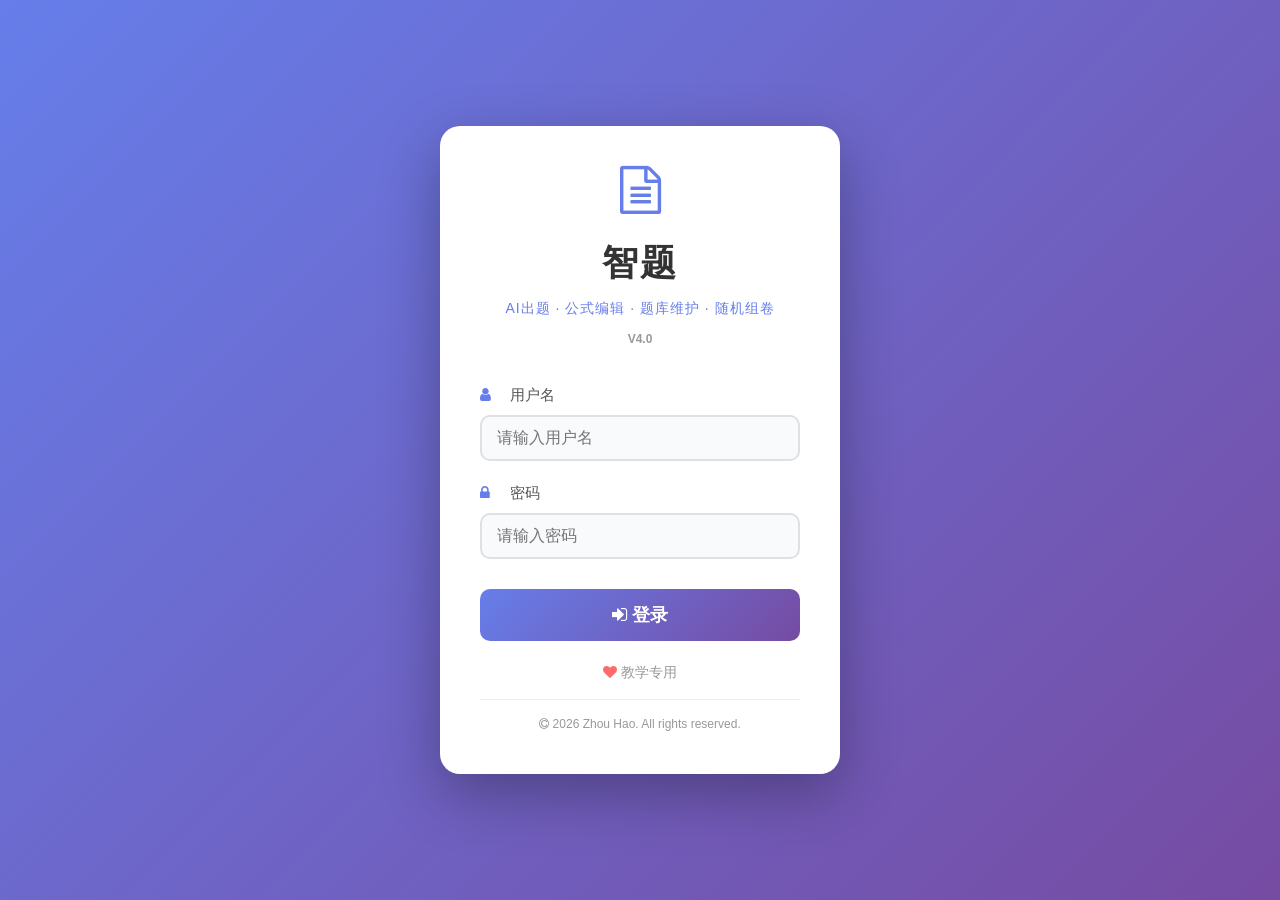
<file: frontend/login.html>
<!DOCTYPE html>
<html lang="zh-CN">
<head>
    <meta charset="UTF-8">
    <meta name="viewport" content="width=device-width, initial-scale=1.0">
    <title>智题 - 登录</title>
    <link rel="stylesheet" href="css/style.css">
    <link rel="stylesheet" href="https://cdn.jsdelivr.net/npm/font-awesome@4.7.0/css/font-awesome.min.css">
    <style>
        body {
            background: linear-gradient(135deg, #667eea 0%, #764ba2 100%);
            height: 100vh;
            display: flex;
            align-items: center;
            justify-content: center;
            margin: 0;
            font-family: 'Segoe UI', Tahoma, Geneva, Verdana, sans-serif;
        }
        
        .login-container {
            background: white;
            border-radius: 20px;
            box-shadow: 0 20px 60px rgba(0, 0, 0, 0.3);
            padding: 40px;
            width: 100%;
            max-width: 400px;
            animation: slideUp 0.5s ease;
        }
        
        @keyframes slideUp {
            from {
                opacity: 0;
                transform: translateY(30px);
            }
            to {
                opacity: 1;
                transform: translateY(0);
            }
        }
        
        .login-header {
            text-align: center;
            margin-bottom: 30px;
        }
        
        .login-header i {
            font-size: 48px;
            color: #667eea;
            margin-bottom: 10px;
        }
        
        .login-header h1 {
            font-size: 36px;
            color: #333;
            margin: 10px 0 5px;
            font-weight: 700;
            letter-spacing: 2px;
        }

        .login-header .subtitle {
            color: #667eea;
            font-size: 14px;
            font-weight: 500;
            margin-top: 5px;
            letter-spacing: 1px;
        }

        .login-header .version {
            color: #999;
            font-size: 12px;
            font-weight: 600;
            margin-top: 8px;
        }
        
        .form-group {
            margin-bottom: 20px;
        }
        
        .form-group label {
            display: block;
            margin-bottom: 8px;
            color: #555;
            font-weight: 500;
        }
        
        .form-group label i {
            margin-right: 8px;
            color: #667eea;
        }
        
        .form-control {
            width: 100%;
            padding: 12px 15px;
            border: 2px solid #e0e0e0;
            border-radius: 10px;
            font-size: 16px;
            transition: all 0.3s ease;
            box-sizing: border-box;
        }
        
        .form-control:focus {
            outline: none;
            border-color: #667eea;
            box-shadow: 0 0 0 3px rgba(102, 126, 234, 0.1);
        }
        
        .login-btn {
            width: 100%;
            padding: 14px;
            background: linear-gradient(135deg, #667eea 0%, #764ba2 100%);
            color: white;
            border: none;
            border-radius: 10px;
            font-size: 18px;
            font-weight: 600;
            cursor: pointer;
            transition: all 0.3s ease;
            margin-top: 10px;
        }
        
        .login-btn:hover {
            transform: translateY(-2px);
            box-shadow: 0 10px 20px rgba(102, 126, 234, 0.3);
        }
        
        .login-btn:active {
            transform: translateY(0);
        }
        
        .error-message {
            color: #e74c3c;
            font-size: 14px;
            margin-top: 10px;
            text-align: center;
            display: none;
        }
        
        .error-message.show {
            display: block;
            animation: shake 0.5s ease;
        }
        
        @keyframes shake {
            0%, 100% { transform: translateX(0); }
            25% { transform: translateX(-5px); }
            75% { transform: translateX(5px); }
        }
        
        .footer-text {
            text-align: center;
            margin-top: 20px;
            color: #999;
            font-size: 14px;
        }
        
        .footer-text i {
            color: #ff6b6b;
        }
        
        .info-text {
            text-align: center;
            margin-top: 15px;
            color: #999;
            font-size: 12px;
            border-top: 1px solid #eee;
            padding-top: 15px;
        }
        
        .info-text span {
            color: #667eea;
            font-weight: 600;
        }
    </style>
</head>
<body>
    <div class="login-container">
        <div class="login-header">
            <i class="fa fa-file-text-o"></i>
            <h1>智题</h1>
            <div class="subtitle">AI出题 · 公式编辑 · 题库维护 · 随机组卷</div>
            <div class="version">V4.0</div>
        </div>
        
        <div class="form-group">
            <label for="username"><i class="fa fa-user"></i> 用户名</label>
            <input type="text" id="username" class="form-control" placeholder="请输入用户名">
        </div>
        
        <div class="form-group">
            <label for="password"><i class="fa fa-lock"></i> 密码</label>
            <input type="password" id="password" class="form-control" placeholder="请输入密码">
        </div>
        
        <button id="login-btn" class="login-btn">
            <i class="fa fa-sign-in"></i> 登录
        </button>
        
        <div id="error-message" class="error-message">
            <i class="fa fa-exclamation-circle"></i> 用户名或密码错误
        </div>
                        
        <div class="footer-text">
            <i class="fa fa-heart"></i> 教学专用
        </div>
        <div class="info-text">
             <i class="fa fa-copyright"></i> 2026 Zhou Hao. All rights reserved.
        </div>
    </div>
    
    <script>
        document.getElementById('login-btn').addEventListener('click', async function() {
            const username = document.getElementById('username').value;
            const password = document.getElementById('password').value;
            
            try {
                const response = await fetch('/api/login', {
                    method: 'POST',
                    headers: {
                        'Content-Type': 'application/json'
                    },
                    body: JSON.stringify({ username, password }),
                    credentials: 'include'
                });
                
                const result = await response.json();
                
                if (result.success) {
                    // 保存用户信息
                    sessionStorage.setItem('username', result.username);
                    sessionStorage.setItem('role', result.role);
                    window.location.href = '/main';
                } else {
                    document.getElementById('error-message').classList.add('show');
                    setTimeout(() => {
                        document.getElementById('error-message').classList.remove('show');
                    }, 2000);
                }
            } catch (error) {
                console.error('登录失败:', error);
                document.getElementById('error-message').classList.add('show');
                setTimeout(() => {
                    document.getElementById('error-message').classList.remove('show');
                }, 2000);
            }
        });
        
        document.addEventListener('keypress', function(e) {
            if (e.key === 'Enter') {
                document.getElementById('login-btn').click();
            }
        });
    </script>
</body>
</html>
</file>
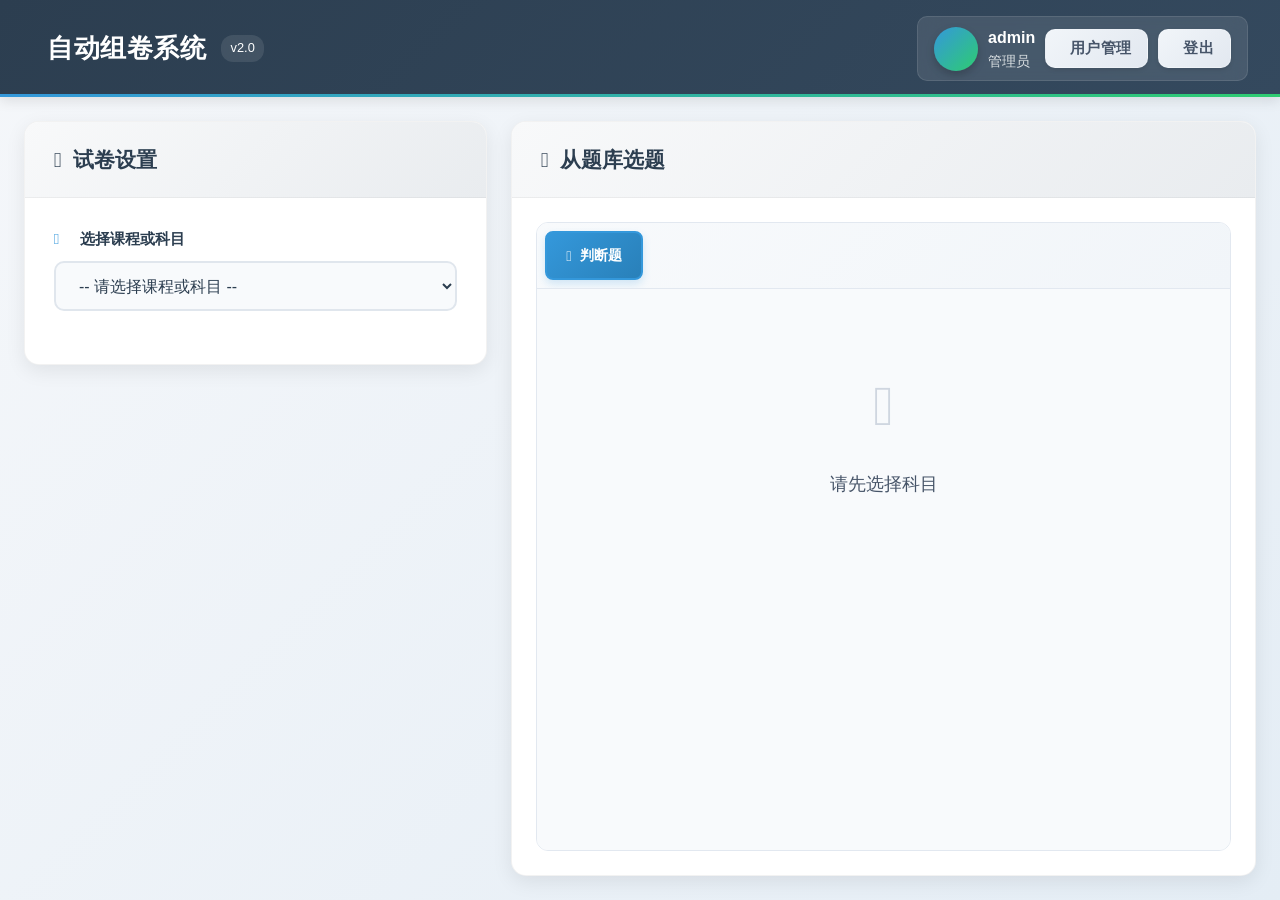
<file: frontend/test.html>
<!DOCTYPE html>
<html lang="zh-CN">
<head>
    <meta charset="UTF-8">
    <meta name="viewport" content="width=device-width, initial-scale=1.0">
    <title>测试页面</title>
    <link rel="stylesheet" href="css/style.css">
    <link rel="stylesheet" href="https://cdn.jsdelivr.net/npm/font-awesome@4.7.0/css/font-awesome.min.css">
</head>
<body>
    <div class="container">
        <header>
            <div class="logo">
                <i class="fas fa-file-alt"></i>
                <h1>自动组卷系统</h1>
                <span class="version">v2.0</span>
            </div>
            <div class="user-info">
                <div class="user-avatar">
                    <i class="fas fa-user-graduate"></i>
                </div>
                <div class="user-details">
                    <div class="user-name" id="header-username">admin</div>
                    <div class="user-role" id="header-role">管理员</div>
                </div>
                <button id="user-manage-btn" class="btn btn-secondary" title="用户管理">
                    <i class="fas fa-users-cog"></i> 用户管理
                </button>
                <button id="logout-btn-header" class="btn btn-secondary">
                    <i class="fas fa-sign-out-alt"></i> 登出
                </button>                                
            </div>
        </header>
        
        <div class="main-content">
            <!-- 左侧面板 -->
            <div class="left-panel">
                <!-- 试卷设置 -->
                <div class="card">
                    <div class="card-header">
                        <h2><i class="fas fa-cog"></i> 试卷设置</h2>
                    </div>
                    <div class="card-body">
                        <div class="form-group">
                            <label for="subject-select"><i class="fas fa-book"></i> 选择课程或科目</label>
                            <select id="subject-select" class="form-control">
                                <option value="">-- 请选择课程或科目 --</option>
                            </select>
                        </div>
                    </div>
                </div>
            </div>
            
            <!-- 右侧面板 -->
            <div class="right-panel">
                <div class="card full-height">
                    <div class="card-header">
                        <h2><i class="fas fa-book"></i> 从题库选题</h2>
                    </div>
                    <div class="card-body">
                        <div class="question-type-tabs">
                            <div class="tabs-header">
                                <div class="tabs-container">
                                    <button class="tab-btn active" data-type="判断题">
                                        <i class="fas fa-question-circle"></i>
                                        判断题
                                    </button>
                                </div>
                            </div>
                            <div class="tabs-content">
                                <div id="bank-tree" class="bank-tree">
                                    <div class="empty-state">
                                        <i class="fas fa-database"></i>
                                        <p>请先选择科目</p>
                                    </div>
                                </div>
                            </div>
                        </div>
                    </div>
                </div>
            </div>
        </div>
    </div>
    <script>
        console.log('测试页面加载成功');
    </script>
</body>
</html>
</file>
<file: frontend/css/style.css>
* {
    margin: 0;
    padding: 0;
    box-sizing: border-box;
}

body {
    font-family: 'Segoe UI', Tahoma, Geneva, Verdana, sans-serif;
    background: linear-gradient(135deg, #f5f7fa 0%, #e4edf5 100%);
    color: #333;
    line-height: 1.6;
    min-height: 100vh;
}

.container {
    display: flex;
    flex-direction: column;
    min-height: 100vh;
}

/* 头部样式 */
header {
    background: linear-gradient(135deg, #2c3e50 0%, #34495e 100%);
    color: white;
    padding: 1rem 2rem;
    display: flex;
    justify-content: space-between;
    align-items: center;
    box-shadow: 0 4px 12px rgba(0, 0, 0, 0.1);
    position: relative;
    z-index: 100;
}

header::after {
    content: '';
    position: absolute;
    bottom: 0;
    left: 0;
    right: 0;
    height: 3px;
    background: linear-gradient(90deg, #3498db, #2ecc71);
}

.logo {
    display: flex;
    align-items: center;
    gap: 15px;
}

.logo i {
    font-size: 2.2rem;
    color: #3498db;
    filter: drop-shadow(0 2px 4px rgba(0, 0, 0, 0.2));
}

.logo h1 {
    font-size: 1.6rem;
    font-weight: 700;
    letter-spacing: 0.5px;
}

.version {
    background: rgba(255, 255, 255, 0.1);
    padding: 0.2rem 0.6rem;
    border-radius: 12px;
    font-size: 0.8rem;
    font-weight: 500;
    backdrop-filter: blur(10px);
}

.user-info {
    display: flex;
    align-items: center;
    gap: 15px;
    background: rgba(255, 255, 255, 0.1);
    padding: 0.5rem 1rem;
    border-radius: 10px;
    backdrop-filter: blur(10px);
    border: 1px solid rgba(255, 255, 255, 0.1);
}

.user-avatar {
    width: 44px;
    height: 44px;
    background: linear-gradient(135deg, #3498db, #2ecc71);
    border-radius: 50%;
    display: flex;
    align-items: center;
    justify-content: center;
    font-size: 1.3rem;
    box-shadow: 0 4px 8px rgba(0, 0, 0, 0.2);
}

.user-details {
    display: flex;
    flex-direction: column;
}

.user-name {
    font-weight: 600;
    font-size: 1rem;
}

.user-role {
    font-size: 0.85rem;
    opacity: 0.9;
    color: #ecf0f1;
}

/* 调整用户信息区域的间距 */
.user-info {
    gap: 10px;
}

#user-manage-btn {
    margin-right: 0;
}

/* 用户管理按钮样式 - 与登出按钮保持一致 */
#user-manage-btn {
    background: linear-gradient(135deg, #f1f5f9, #e2e8f0);
    color: #475569;
    border: 1px solid rgba(255, 255, 255, 0.2);
    padding: 0.5rem 1rem;
    font-size: 0.95rem;
    border-radius: 10px;
    font-weight: 600;
    cursor: pointer;
    transition: all 0.3s ease;
    display: inline-flex;
    align-items: center;
    justify-content: center;
    gap: 8px;
    box-shadow: 0 2px 4px rgba(0, 0, 0, 0.1);
}

#user-manage-btn:hover {
    background: linear-gradient(135deg, #e2e8f0, #cbd5e1);
    transform: translateY(-2px);
    box-shadow: 0 4px 8px rgba(0, 0, 0, 0.15);
}

#user-manage-btn i {
    color: #3498db;
    font-size: 1rem;
}

/* 登出按钮样式调整，确保与用户管理按钮一致 */
#logout-btn-header {
    background: linear-gradient(135deg, #f1f5f9, #e2e8f0);
    color: #475569;
    border: 1px solid rgba(255, 255, 255, 0.2);
    padding: 0.5rem 1rem;
    font-size: 0.95rem;
    border-radius: 10px;
    font-weight: 600;
    cursor: pointer;
    transition: all 0.3s ease;
    display: inline-flex;
    align-items: center;
    justify-content: center;
    gap: 8px;
    box-shadow: 0 2px 4px rgba(0, 0, 0, 0.1);
}

#logout-btn-header:hover {
    background: linear-gradient(135deg, #e2e8f0, #cbd5e1);
    transform: translateY(-2px);
    box-shadow: 0 4px 8px rgba(0, 0, 0, 0.15);
}

#logout-btn-header i {
    color: #ef4444;
    font-size: 1rem;
}

/* 确保两个按钮在一行显示良好 */
.user-info .btn,
.user-info #user-manage-btn,
.user-info #logout-btn-header {
    white-space: nowrap;
}

/* 主要内容区域 */
.main-content {
    display: flex;
    flex: 1;
    padding: 1.5rem;
    gap: 1.5rem;
    max-width: 1850px;
    margin: 0 auto;
    width: 100%;
}

.left-panel {
    flex: 1.15;
    display: flex;
    flex-direction: column;
    gap: 1.5rem;
    min-width: 380px;
    max-width: 650px;
}

.right-panel {
    flex: 1.85;
    min-width: 580px;
}

/* 卡片样式 */
.card {
    background: white;
    border-radius: 15px;
    box-shadow: 0 6px 20px rgba(0, 0, 0, 0.08);
    overflow: hidden;
    transition: transform 0.3s ease, box-shadow 0.3s ease;
    border: 1px solid rgba(0, 0, 0, 0.05);
}

.card:hover {
    transform: translateY(-2px);
    box-shadow: 0 8px 25px rgba(0, 0, 0, 0.12);
}

.card.full-height {
    height: calc(100% - 3rem);
    display: flex;
    flex-direction: column;
}

.card-header {
    background: linear-gradient(135deg, #f8f9fa 0%, #e9ecef 100%);
    padding: 1.3rem 1.8rem;
    border-bottom: 1px solid rgba(0, 0, 0, 0.05);
    display: flex;
    justify-content: space-between;
    align-items: center;
}

.card-header h2 {
    display: flex;
    align-items: center;
    gap: 12px;
    font-size: 1.3rem;
    color: #2c3e50;
    font-weight: 600;
}

.card-badge {
    background: linear-gradient(135deg, #3498db, #2980b9);
    color: white;
    padding: 0.3rem 0.8rem;
    border-radius: 20px;
    font-size: 0.85rem;
    font-weight: 500;
    box-shadow: 0 2px 4px rgba(52, 152, 219, 0.2);
}

.card-body {
    padding: 1.8rem;
    flex: 1;
    display: flex;
    flex-direction: column;
}

/* 表单样式 */
.form-group {
    margin-bottom: 1.5rem;
    position: relative;
}

.form-group label {
    display: flex;
    align-items: center;
    gap: 8px;
    margin-bottom: 0.6rem;
    font-weight: 600;
    color: #2c3e50;
    font-size: 0.95rem;
}

.form-group label i {
    color: #3498db;
    width: 18px;
}

.form-control {
    width: 100%;
    padding: 0.85rem 1.2rem;
    border: 2px solid #e0e6ed;
    border-radius: 10px;
    font-size: 1rem;
    transition: all 0.3s ease;
    background: #f8fafc;
    color: #2c3e50;
}

.form-control:focus {
    outline: none;
    border-color: #3498db;
    box-shadow: 0 0 0 3px rgba(52, 152, 219, 0.1);
    background: white;
}

.form-control:disabled {
    background: #f1f5f9;
    color: #64748b;
    cursor: not-allowed;
}

.input-with-icon {
    position: relative;
    display: flex;
    align-items: center;
}

.input-with-icon .form-control {
    padding-right: 3rem;
}

.input-icon {
    position: absolute;
    right: 1.2rem;
    color: #64748b;
    font-weight: 500;
    pointer-events: none;
}

.form-hint {
    font-size: 0.85rem;
    color: #64748b;
    margin-top: 0.4rem;
    line-height: 1.4;
    display: flex;
    align-items: center;
    gap: 6px;
}

.form-hint i {
    font-size: 0.9rem;
}

.checkbox-group {
    display: flex;
    align-items: center;
    gap: 12px;
    padding: 0.8rem 0;
}

.checkbox-group input[type="checkbox"] {
    width: 20px;
    height: 20px;
    accent-color: #3498db;
    cursor: pointer;
}

.checkbox-group label {
    margin: 0;
    font-weight: 600;
    color: #2c3e50;
    cursor: pointer;
    display: flex;
    align-items: center;
    gap: 8px;
}

.template-container {
    margin-top: 1.5rem;
    padding-top: 1.5rem;
    border-top: 2px dashed #e2e8f0;
    animation: slideDown 0.3s ease;
}

@keyframes slideDown {
    from {
        opacity: 0;
        transform: translateY(-10px);
    }
    to {
        opacity: 1;
        transform: translateY(0);
    }
}

/* 试卷结构样式 */
.paper-structure {
    flex: 1;
    min-height: 200px;
    display: flex;
    flex-direction: column;
    gap: 1rem;
}

.empty-state {
    text-align: center;
    padding: 3rem 1rem;
    color: #64748b;
    flex: 1;
    display: flex;
    flex-direction: column;
    justify-content: center;
    align-items: center;
}

.empty-state i {
    font-size: 3.5rem;
    margin-bottom: 1.2rem;
    opacity: 0.4;
    color: #94a3b8;
}

.empty-state p {
    font-size: 1.1rem;
    margin-bottom: 0.5rem;
    color: #475569;
    font-weight: 500;
}

.empty-hint {
    font-size: 0.9rem !important;
    color: #94a3b8 !important;
    font-weight: normal !important;
}

.structure-item {
    background: linear-gradient(135deg, #f8fafc 0%, #f1f5f9 100%);
    border-radius: 12px;
    padding: 1.2rem 1.5rem;
    border-left: 5px solid #3498db;
    box-shadow: 0 2px 8px rgba(0, 0, 0, 0.04);
    transition: all 0.3s ease;
    animation: fadeInUp 0.4s ease;
}

@keyframes fadeInUp {
    from {
        opacity: 0;
        transform: translateY(10px);
    }
    to {
        opacity: 1;
        transform: translateY(0);
    }
}

.structure-item:hover {
    transform: translateX(5px);
    box-shadow: 0 4px 12px rgba(0, 0, 0, 0.08);
}

.structure-header {
    display: flex;
    justify-content: space-between;
    align-items: center;
    margin-bottom: 0.8rem;
}

.structure-title {
    font-weight: 600;
    color: #2c3e50;
    font-size: 1.1rem;
    display: flex;
    align-items: center;
    gap: 8px;
}

.structure-stats {
    font-size: 0.9rem;
    color: #64748b;
    font-weight: 500;
    background: rgba(255, 255, 255, 0.8);
    padding: 0.3rem 0.8rem;
    border-radius: 20px;
    border: 1px solid rgba(0, 0, 0, 0.05);
}

.total-score {
    margin-top: 2rem;
    padding-top: 1.5rem;
    border-top: 2px solid #e2e8f0;
    display: flex;
    justify-content: space-between;
    align-items: center;
}

.total-score-header {
    display: flex;
    align-items: center;
    gap: 5px;
    background: linear-gradient(135deg, #2ecc71, #27ae60);
    color: white;
    padding: 0.3rem 0.8rem;
    border-radius: 20px;
    font-size: 0.9rem;
    font-weight: 500;
    margin-right: 10px;
}

.total-score-header span {
    color: white;
}

.total-score-header #current-total {
    font-weight: 700;
    font-size: 1.1rem;
}

.score-label {
    display: flex;
    align-items: center;
    gap: 10px;
    font-size: 1.1rem;
    color: #475569;
    font-weight: 500;
}

.score-label i {
    color: #3498db;
    font-size: 1.2rem;
}

.score-value-container {
    display: flex;
    align-items: baseline;
    gap: 6px;
}

.score-value {
    font-weight: 700;
    color: #2c3e50;
    font-size: 2.2rem;
    line-height: 1;
}

.score-divider {
    color: #cbd5e1;
    font-size: 1.5rem;
    margin: 0 2px;
}

.score-max {
    color: #64748b;
    font-size: 1.3rem;
    font-weight: 500;
}

.score-unit {
    color: #64748b;
    font-size: 1.1rem;
    margin-left: 4px;
}

/* 题型选项卡样式 */
.question-type-tabs {
    display: flex;
    flex-direction: column;
    border-radius: 12px;
    overflow: hidden;
    border: 1px solid #e2e8f0;
}

.tabs-header {
    background: linear-gradient(135deg, #f8fafc 0%, #f1f5f9 100%);
    padding: 0.5rem;
    border-bottom: 1px solid #e2e8f0;
    overflow-x: auto;
}

.tabs-header::-webkit-scrollbar {
    height: 6px;
}

.tabs-header::-webkit-scrollbar-track {
    background: #f1f5f9;
}

.tabs-header::-webkit-scrollbar-thumb {
    background: #cbd5e1;
    border-radius: 3px;
}

.tabs-container {
    display: flex;
    gap: 0.5rem;
    min-width: min-content;
}

.tab-btn {
    padding: 0.8rem 1.2rem;
    background: white;
    border: 2px solid #e2e8f0;
    border-radius: 8px;
    color: #64748b;
    font-weight: 600;
    font-size: 0.9rem;
    cursor: pointer;
    transition: all 0.3s ease;
    display: flex;
    align-items: center;
    gap: 8px;
    white-space: nowrap;
    flex-shrink: 0;
}

.tab-btn:hover {
    border-color: #3498db;
    color: #3498db;
    transform: translateY(-2px);
    box-shadow: 0 4px 12px rgba(52, 152, 219, 0.1);
}

.tab-btn.active {
    background: linear-gradient(135deg, #3498db, #2980b9);
    color: white;
    border-color: #3498db;
    box-shadow: 0 4px 8px rgba(52, 152, 219, 0.2);
}

.tab-btn.active i {
    color: white;
}

.tabs-content {
    display: flex;
    flex-direction: column;
}

/* 调整题库树在选项卡中的样式 */
.question-type-tabs .bank-tree {
    max-height: none;
    border: none;
    border-radius: 0;
    padding: 1.5rem;
}

/* 当前题型提示 */
.current-type-indicator {
    margin-top: 0.5rem;
    padding: 0.5rem 1rem;
    background: rgba(52, 152, 219, 0.1);
    border-radius: 8px;
    font-size: 0.9rem;
    color: #2563eb;
    display: flex;
    align-items: center;
    gap: 8px;
    border: 1px solid rgba(52, 152, 219, 0.2);
    margin-bottom: 1rem;
}

.current-type-indicator i {
    color: #3498db;
}

/* 模板应用后的视觉反馈 */
.template-applied .structure-item {
    animation: pulseHighlight 2s ease;
}

@keyframes pulseHighlight {
    0% { background: rgba(52, 152, 219, 0.1); }
    50% { background: rgba(52, 152, 219, 0.2); }
    100% { background: linear-gradient(135deg, #f8fafc 0%, #f1f5f9 100%); }
}

/* 模板选择动画 */
.template-container.show {
    display: block;
    animation: slideDown 0.3s ease;
}

/* 题库树样式 */
.bank-tree {
    flex: 1;
    overflow-y: auto;
    padding: 0.8rem;
    background: #f8fafc;
    border-radius: 12px;
    border: 2px solid #e2e8f0;
}

.bank-tree::-webkit-scrollbar {
    width: 8px;
}

.bank-tree::-webkit-scrollbar-track {
    background: #f1f5f9;
    border-radius: 4px;
}

.bank-tree::-webkit-scrollbar-thumb {
    background: #cbd5e1;
    border-radius: 4px;
}

.bank-tree::-webkit-scrollbar-thumb:hover {
    background: #94a3b8;
}

.type-section {
    margin-bottom: 1.8rem;
}

.chapter-section {
    margin-left: 1rem;
    margin-bottom: 1.5rem;
}

.chapter-section h4 {
    padding: 0.6rem 0.8rem;
    background: linear-gradient(135deg, #f0f9ff 0%, #eff6ff 100%);
    border-radius: 8px;
    margin-bottom: 0.8rem;
    color: #2563eb;
    font-size: 1rem;
    font-weight: 600;
    display: flex;
    align-items: center;
    gap: 8px;
    cursor: pointer;
    transition: all 0.3s ease;
    border: 1px solid rgba(59, 130, 246, 0.1);
}

.chapter-section h4:hover {
    transform: translateX(5px);
    background: linear-gradient(135deg, #e0f2fe 0%, #dbeafe 100%);
}

.chapter-section h4 i {
    color: #3b82f6;
    transition: transform 0.3s ease;
}

.chapter-section h4.collapsed i {
    transform: rotate(-90deg);
}

.topics-list {
    margin-left: 1.5rem;
    display: grid;
    grid-template-columns: repeat(auto-fill, minmax(350px, 1fr));
    gap: 0.8rem;
}

.topic-item {
    display: flex;
    flex-wrap: wrap;
    align-items: center;
    padding: 0.8rem;
    background: white;
    border: 2px solid #e2e8f0;
    border-radius: 10px;
    transition: all 0.3s ease;
    animation: fadeIn 0.5s ease;
}

@keyframes fadeIn {
    from {
        opacity: 0;
        transform: translateY(5px);
    }
    to {
        opacity: 1;
        transform: translateY(0);
    }
}

.topic-item:hover {
    border-color: #3498db;
    box-shadow: 0 4px 12px rgba(52, 152, 219, 0.1);
    transform: translateY(-2px);
}

.topic-info {
    flex: 1;
    display: flex;
    align-items: center;
    gap: 12px;
    min-width: 0;
    margin-bottom: 0;
}

.topic-info i {
    color: #64748b;
    font-size: 1.1rem;
    flex-shrink: 0;
}

.topic-info span {
    color: #334155;
    font-weight: 500;
}

/* 确保考点名字完全显示 */
.topic-info span.topic-name {
    white-space: normal;
    overflow: visible;
    text-overflow: clip;
    word-wrap: break-word;
}

/* 调整topic-info布局 */
.topic-info {
    flex: 1;
    display: flex;
    align-items: center;
    gap: 12px;
    min-width: 0;
    margin-bottom: 0;
}

/* 调整count-badge位置 */
.topic-info .count-badge {
    flex-shrink: 0;
}

.count-badge {
    background: none;
    color: #475569;
    padding: 0 0.2rem;
    font-size: 1rem;
    font-weight: 600;
    flex-shrink: 0;
    align-self: center;
}

/* 调整topic-controls中count-badge的位置 */
.topic-controls {
    align-items: center;
}

.topic-controls .count-badge {
    margin: 0 0.2rem 0 0.1rem;
}

.preview-badge {
    background: none;
    color: #64748b;
    padding: 0.25rem;
    border-radius: 4px;
    font-size: 1rem;
    flex-shrink: 0;
    cursor: pointer;
    transition: all 0.3s ease;
    border: none;
    display: flex;
    align-items: center;
    justify-content: center;
}

.preview-badge:hover {
    background: #f1f5f9;
    transform: translateY(-1px);
}

.preview-badge i {
    margin: 0;
    font-size: 0.9rem;
    transition: transform 0.3s ease;
}

/* 题目预览容器 */
.topic-questions {
    width: 100%;
    margin-top: 1rem;
    padding: 1rem;
    background: #f8fafc;
    border-radius: 10px;
    border: 2px solid #e2e8f0;
    animation: slideDown 0.3s ease;
}

.topic-questions-content {
    display: flex;
    flex-direction: column;
    gap: 1rem;
}

/* 题目项样式 */
.question-item {
    display: flex;
    align-items: flex-start;
    background: white;
    border: 2px solid #e2e8f0;
    border-radius: 8px;
    padding: 1rem;
    transition: all 0.3s ease;
}

.question-item:hover {
    border-color: #3498db;
    box-shadow: 0 4px 8px rgba(52, 152, 219, 0.1);
}

.question-number {
    flex-shrink: 0;
    background: linear-gradient(135deg, #3498db, #2980b9);
    color: white;
    padding: 0.2rem 0.6rem;
    border-radius: 15px;
    font-size: 0.8rem;
    font-weight: 600;
    margin-right: 0.8rem;
    margin-bottom: 0;
    align-self: flex-start;
}

.question-content {
    flex: 1;
    line-height: 1.6;
    color: #334155;
}

.question-content p {
    margin-bottom: 0.5rem;
}

.question-content p:last-child {
    margin-bottom: 0;
}

/* 错误消息样式 */
.error-message {
    color: #ef4444;
    text-align: center;
    padding: 1rem;
    background: #fef2f2;
    border-radius: 8px;
    border: 1px solid #fecaca;
}

/* 空题目状态 */
.empty-questions {
    color: #64748b;
    text-align: center;
    padding: 2rem;
    background: #f1f5f9;
    border-radius: 8px;
    border: 1px solid #e2e8f0;
}

/* 响应式适配 */
@media (max-width: 768px) {
    .preview-badge {
        padding: 0.2rem 0.5rem;
        font-size: 0.7rem;
    }
    
    .topic-questions {
        padding: 0.8rem;
        margin-top: 0.8rem;
    }
    
    .question-item {
        padding: 0.8rem;
    }
    
    .question-header {
        margin-bottom: 0.6rem;
    }
    
    .question-number {
        padding: 0.15rem 0.5rem;
        font-size: 0.7rem;
    }
}

.selection-badge {
    background: linear-gradient(135deg, #3b82f6, #2563eb);
    color: white;
    padding: 0.25rem 0.7rem;
    border-radius: 20px;
    font-size: 0.8rem;
    font-weight: 600;
    flex-shrink: 0;
    box-shadow: 0 2px 4px rgba(59, 130, 246, 0.2);
}

.topic-controls {
    display: flex;
    align-items: center;
    gap: 1rem;
    flex-shrink: 0;
    margin-bottom: 0;
}

.topic-controls input {
    width: 90px;
    padding: 0.5rem 0.7rem;
    border: 2px solid #e2e8f0;
    border-radius: 8px;
    font-size: 0.9rem;
    text-align: center;
    transition: all 0.3s ease;
    background: #f8fafc;
}

.topic-controls input:focus {
    outline: none;
    border-color: #3498db;
    box-shadow: 0 0 0 3px rgba(52, 152, 219, 0.1);
    background: white;
}

.topic-controls input.count-input {
    color: #1e40af;
    font-weight: 500;
}

.topic-controls input.score-input {
    color: #059669;
    font-weight: 500;
}

.bank-info {
    display: flex;
    align-items: center;
    gap: 1.5rem;
}

.bank-stat {
    display: flex;
    align-items: center;
    gap: 6px;
    font-size: 0.9rem;
    color: #475569;
    font-weight: 500;
    background: rgba(255, 255, 255, 0.9);
    padding: 0.4rem 0.8rem;
    border-radius: 20px;
    border: 1px solid rgba(0, 0, 0, 0.05);
}

.bank-stat i {
    color: #3498db;
}

/* 右侧面板卡片 - 确保高度限制 */
.right-panel .card.full-height {
    display: flex;
    flex-direction: column;
    height: 100%;
    min-height: 500px;
}

.right-panel .card .card-body {
    flex: 1;
    display: flex;
    flex-direction: column;
    overflow: hidden;
    padding: 1.5rem;
}

/* 题型选项卡区域 */
.question-type-tabs {
    flex: 1;
    display: flex;
    flex-direction: column;
    overflow: hidden;
    border-radius: 12px;
    border: 1px solid #e2e8f0;
}

.tabs-header {
    flex-shrink: 0;  /* 头部固定，不滚动 */
    background: linear-gradient(135deg, #f8fafc 0%, #f1f5f9 100%);
    padding: 0.5rem;
    border-bottom: 1px solid #e2e8f0;
    overflow-x: auto;
}

.tabs-content {
    flex: 1;
    overflow-y: auto;
    min-height: 0;  /* flex 子项滚动关键 */
}

/* 题库树容器 */
.bank-tree {
    height: 100%;
    overflow-y: auto;
    padding: 1rem;
    background: #f8fafc;
}

/* 按钮区域 - 固定在底部 */
.bank-actions {
    flex-shrink: 0;
    margin-top: 1rem;
    padding-top: 1rem;
    border-top: 1px solid #e2e8f0;
    background: white;
    display: flex;
    gap: 0.8rem;
}

/* 按钮样式 */
.btn {
    padding: 0.7rem 1.4rem;
    border: none;
    border-radius: 10px;
    font-weight: 600;
    cursor: pointer;
    transition: all 0.3s ease;
    display: inline-flex;
    align-items: center;
    justify-content: center;
    gap: 8px;
    font-size: 0.95rem;
    letter-spacing: 0.3px;
}

.btn:hover {
    transform: translateY(-2px);
    box-shadow: 0 6px 12px rgba(0, 0, 0, 0.1);
}

.btn:active {
    transform: translateY(0);
}

.btn-primary {
    background: linear-gradient(135deg, #3498db, #2980b9);
    color: white;
    box-shadow: 0 4px 8px rgba(52, 152, 219, 0.2);
}

.btn-primary:hover {
    background: linear-gradient(135deg, #2980b9, #21618c);
    box-shadow: 0 6px 12px rgba(52, 152, 219, 0.3);
}

.btn-secondary {
    background: linear-gradient(135deg, #f1f5f9, #e2e8f0);
    color: #475569;
    border: 1px solid #cbd5e1;
}

.btn-secondary:hover {
    background: linear-gradient(135deg, #e2e8f0, #cbd5e1);
    color: #334155;
}

.btn-small {
    padding: 0.5rem 1rem;
    font-size: 0.85rem;
    border-radius: 8px;
}

.btn-success {
    background: linear-gradient(135deg, #10b981, #059669);
    color: white;
    box-shadow: 0 4px 8px rgba(16, 185, 129, 0.2);
}

.btn-success:hover {
    background: linear-gradient(135deg, #059669, #047857);
    transform: translateY(-2px);
    box-shadow: 0 6px 12px rgba(16, 185, 129, 0.3);
}

.btn-success i {
    color: white;
}

/* 底部样式 */
footer {
    background: white;
    border-top: 1px solid rgba(0, 0, 0, 0.05);
    padding: 1.2rem 2rem;
    display: flex;
    justify-content: space-between;
    align-items: center;
    box-shadow: 0 -4px 12px rgba(0, 0, 0, 0.05);
    position: relative;
}

footer::before {
    content: '';
    position: absolute;
    top: 0;
    left: 0;
    right: 0;
    height: 2px;
    background: linear-gradient(90deg, #3498db, #2ecc71);
}

.footer-left {
    display: flex;
    align-items: center;
    gap: 2rem;
}

.footer-right {
    display: flex;
    align-items: center;
}

.status-info {
    display: flex;
    align-items: center;
    gap: 10px;
}

.status-label {
    color: #64748b;
    font-size: 0.9rem;
    font-weight: 500;
    display: flex;
    align-items: center;
    gap: 6px;
}

.status-label i {
    color: #3498db;
}

.status-badge {
    background: linear-gradient(135deg, #fef3c7, #fde68a);
    color: #92400e;
    padding: 0.4rem 0.9rem;
    border-radius: 20px;
    font-size: 0.85rem;
    font-weight: 600;
    display: flex;
    align-items: center;
    gap: 6px;
    border: 1px solid rgba(245, 158, 11, 0.2);
}

.system-info {
    display: flex;
    align-items: center;
    gap: 1.5rem;
}

.info-item {
    display: flex;
    align-items: center;
    gap: 6px;
    font-size: 0.85rem;
    color: #64748b;
}

.info-item i {
    color: #94a3b8;
}

.action-buttons {
    display: flex;
    gap: 1rem;
}

/* 模态对话框 */
.modal {
    display: none;
    position: fixed;
    top: 0;
    left: 0;
    width: 100%;
    height: 100%;
    background: rgba(0, 0, 0, 0.5);
    backdrop-filter: blur(4px);
    z-index: 1000;
    align-items: center;
    justify-content: center;
    animation: fadeIn 0.3s ease;
}

.modal.show {
    display: flex;
}

.modal-content {
    background: white;
    border-radius: 15px;
    width: 90%;
    max-width: 500px;
    box-shadow: 0 20px 40px rgba(0, 0, 0, 0.2);
    animation: slideUp 0.4s ease;
    min-height: 200px;
    display: flex;
    flex-direction: column;
}

.modal-content .modal-body {
    flex: 1;
}

@keyframes slideUp {
    from {
        opacity: 0;
        transform: translateY(30px);
    }
    to {
        opacity: 1;
        transform: translateY(0);
    }
}

.modal-header {
    padding: 1.5rem;
    border-bottom: 1px solid #e2e8f0;
    display: flex;
    justify-content: space-between;
    align-items: center;
}

.modal-header h3 {
    color: #2c3e50;
    font-size: 1.3rem;
    font-weight: 600;
}

.modal-close {
    background: none;
    border: none;
    font-size: 1.8rem;
    color: #64748b;
    cursor: pointer;
    line-height: 1;
    transition: color 0.3s ease;
}

.modal-close:hover {
    color: #2c3e50;
}

.modal-body {
    padding: 2rem 1.5rem;
    color: #475569;
    font-size: 1.1rem;
    line-height: 1.6;
}

.modal-footer {
    padding: 1.5rem;
    border-top: 1px solid #e2e8f0;
    text-align: right;
}

/* 用户管理相关样式 - 修复版本 */
#user-manage-modal .modal-content {
    max-width: 1200px;
    width: 95%;
}

#user-manage-modal .modal-body {
    padding: 25px 30px;
    overflow-x: auto;
}

/* 用户表格样式 - 确保对齐 */
.user-table {
    width: 100%;
    border-collapse: collapse;
    margin-bottom: 25px;
    border: 1px solid #e2e8f0;
    border-radius: 10px;
    overflow: hidden;
    table-layout: fixed;
}

/* 表头样式 - 左对齐，与数据保持一致 */
.user-table th {
    background: linear-gradient(135deg, #f8fafc, #f1f5f9);
    padding: 16px 12px;
    text-align: left;
    font-weight: 600;
    color: #2c3e50;
    border-bottom: 2px solid #3498db;
    font-size: 0.95rem;
    white-space: nowrap;
}

/* 单元格样式 - 左对齐 */
.user-table td {
    padding: 16px 12px;
    text-align: left;
    vertical-align: middle;
    border-bottom: 1px solid #e2e8f0;
    color: #334155;
    word-wrap: break-word;
    overflow-wrap: break-word;
}

/* 设置每列的宽度比例 */
.user-table th:nth-child(1),
.user-table td:nth-child(1) {
    width: 15%;
}

.user-table th:nth-child(2),
.user-table td:nth-child(2) {
    width: 20%;
}

.user-table th:nth-child(3),
.user-table td:nth-child(3) {
    width: 10%;
}

.user-table th:nth-child(4),
.user-table td:nth-child(4) {
    width: 25%;
}

.user-table th:nth-child(5),
.user-table td:nth-child(5) {
    width: 30%;
}

.user-table tr:hover {
    background: #f8fafc;
}

.user-table tr:last-child td {
    border-bottom: none;
}

/* 用户操作按钮样式 */
.user-actions {
    display: flex;
    gap: 10px;
    flex-wrap: wrap;
    align-items: center;
    justify-content: flex-start;
}

.user-actions .btn-small {
    padding: 8px 16px;
    font-size: 0.9rem;
    white-space: nowrap;
    border-radius: 6px;
    border: none;
    cursor: pointer;
    transition: all 0.3s ease;
    display: inline-flex;
    align-items: center;
    justify-content: center;
    gap: 6px;
    min-width: 80px;
}

.user-actions .btn-secondary {
    background: linear-gradient(135deg, #f1f5f9, #e2e8f0);
    color: #475569;
    border: 1px solid #cbd5e1;
}

.user-actions .btn-secondary:hover {
    background: linear-gradient(135deg, #e2e8f0, #cbd5e1);
    transform: translateY(-2px);
    box-shadow: 0 4px 8px rgba(0, 0, 0, 0.1);
}

.btn-danger {
    background: linear-gradient(135deg, #ef4444, #dc2626);
    color: white;
    border: none;
}

.btn-danger:hover {
    background: linear-gradient(135deg, #dc2626, #b91c1c);
    transform: translateY(-2px);
    box-shadow: 0 4px 8px rgba(239, 68, 68, 0.2);
}

/* 当前用户标识样式 */
.text-muted {
    color: #64748b;
    font-size: 0.9rem;
    padding: 8px 16px;
    background: #f1f5f9;
    border-radius: 6px;
    display: inline-block;
    font-weight: 500;
    white-space: nowrap;
    border: 1px solid #e2e8f0;
}

/* 添加用户表单样式 */
.add-user-form {
    background: #f8fafc;
    padding: 25px 30px;
    border-radius: 12px;
    border: 1px solid #e2e8f0;
    margin-top: 20px;
}

.add-user-form h4 {
    margin-bottom: 20px;
    color: #2c3e50;
    font-size: 1.2rem;
    font-weight: 600;
    border-left: 4px solid #3498db;
    padding-left: 15px;
}

.add-user-form .form-row {
    display: flex;
    gap: 20px;
    flex-wrap: wrap;
    align-items: center;
}

.add-user-form input,
.add-user-form select {
    flex: 1;
    min-width: 180px;
    padding: 12px 15px;
    border: 2px solid #e2e8f0;
    border-radius: 8px;
    font-size: 0.95rem;
    transition: all 0.3s ease;
    background: white;
    height: 48px;
    box-sizing: border-box;
}

.add-user-form input:focus,
.add-user-form select:focus {
    outline: none;
    border-color: #3498db;
    box-shadow: 0 0 0 3px rgba(52, 152, 219, 0.1);
}

.add-user-form select {
    cursor: pointer;
    appearance: none;
    background-image: url("data:image/svg+xml,%3Csvg xmlns='http://www.w3.org/2000/svg' width='16' height='16' viewBox='0 0 24 24' fill='none' stroke='%23475569' stroke-width='2' stroke-linecap='round' stroke-linejoin='round'%3E%3Cpolyline points='6 9 12 15 18 9'%3E%3C/polyline%3E%3C/svg%3E");
    background-repeat: no-repeat;
    background-position: right 12px center;
    background-size: 16px;
    padding-right: 40px;
}

.add-user-form button {
    padding: 12px 28px;
    white-space: nowrap;
    background: linear-gradient(135deg, #10b981, #059669);
    color: white;
    border: none;
    border-radius: 8px;
    font-weight: 600;
    cursor: pointer;
    transition: all 0.3s ease;
    height: 48px;
    min-width: 120px;
    font-size: 0.95rem;
}

.add-user-form button:hover {
    background: linear-gradient(135deg, #059669, #047857);
    transform: translateY(-2px);
    box-shadow: 0 4px 8px rgba(16, 185, 129, 0.2);
}

/* 模态框底部样式 */
#user-manage-modal .modal-footer {
    padding: 20px 25px;
    border-top: 1px solid #e2e8f0;
    display: flex;
    justify-content: flex-end;
    background: #f8fafc;
}

#user-manage-modal .modal-footer button {
    padding: 12px 40px;
    font-size: 1rem;
    border-radius: 8px;
    background: linear-gradient(135deg, #3498db, #2980b9);
    color: white;
    border: none;
    font-weight: 600;
    cursor: pointer;
    transition: all 0.3s ease;
}

#user-manage-modal .modal-footer button:hover {
    background: linear-gradient(135deg, #2980b9, #21618c);
    transform: translateY(-2px);
    box-shadow: 0 4px 8px rgba(52, 152, 219, 0.2);
}

/* 响应式设计 */
@media (max-width: 1200px) {
    .main-content {
        flex-direction: column;
        max-width: 100%;
    }
    
    .left-panel,
    .right-panel {
        min-width: auto;
        width: 100%;
    }
    
    .topics-list {
        grid-template-columns: repeat(auto-fill, minmax(250px, 1fr));
    }
    
    .tabs-container {
        flex-wrap: wrap;
    }
}

@media (max-width: 768px) {
    .main-content {
        padding: 1rem;
        gap: 1rem;
    }
    
    header {
        padding: 1rem;
        flex-direction: column;
        gap: 1rem;
        text-align: center;
    }
    
    .logo {
        flex-direction: column;
        gap: 0.5rem;
    }
    
    .user-info {
        width: 100%;
        justify-content: center;
    }
    
    footer {
        flex-direction: column;
        gap: 1rem;
        padding: 1rem;
    }
    
    .footer-left {
        flex-direction: column;
        gap: 1rem;
        text-align: center;
    }
    
    .action-buttons {
        flex-wrap: wrap;
        justify-content: center;
    }
    
    .topics-list {
        grid-template-columns: 1fr;
    }
    
    .topic-controls {
        flex-direction: column;
        align-items: stretch;
        gap: 0.5rem;
    }
    
    .topic-controls input {
        width: 100%;
        max-width: 80px;
        margin: 0 auto;
    }
    
    .topic-item {
        flex-direction: column;
        align-items: flex-start;
        gap: 0.8rem;
        padding: 1rem;
    }
    
    .topic-info {
        width: 100%;
        display: flex;
        align-items: center;
        gap: 0.8rem;
        flex-wrap: wrap;
    }
    
    .topic-name {
        flex: 1;
        min-width: 0;
        word-wrap: break-word;
        white-space: normal;
        font-size: 0.9rem;
        text-overflow: clip;
        overflow: visible;
    }
    
    /* 图标和考点文字在同一行 */
    .topic-info {
        width: 100%;
        display: flex;
        align-items: center;
        gap: 0.8rem;
        flex-wrap: nowrap;
    }
    
    /* 调整考点名字和计数标签的布局 */
    .topic-info span.topic-name {
        flex: 1;
        min-width: 0;
        word-wrap: break-word;
        white-space: normal;
        font-weight: 500;
        color: #334155;
    }
    
    .topic-info span.count-badge {
        flex-shrink: 0;
    }
    
    /* 确保图标和考点信息在同一行 */
    .topic-info > i {
        flex-shrink: 0;
    }
    
    .count-badge {
        flex-shrink: 0;
        font-size: 0.75rem;
        padding: 0.2rem 0.6rem;
    }
    
    .topic-controls {
        width: 100%;
        flex-direction: row;
        justify-content: space-between;
        align-items: center;
        gap: 0.8rem;
    }
    
    .topic-controls .input-group {
        flex: 1;
        display: flex;
        flex-direction: column;
        gap: 0.3rem;
        align-items: center;
    }
    
    .topic-controls .input-group label {
        font-size: 0.8rem;
        font-weight: 600;
        color: #475569;
    }
    
    .topic-controls input {
        width: 100%;
        max-width: 70px;
        margin: 0 auto;
        text-align: center;
    }
    
    /* 调整章节标题显示 */
    .chapter-section h4 {
        font-size: 0.9rem;
        padding: 0.6rem 0.8rem;
    }
    
    /* 调整卡片内边距 */
    .card-body {
        padding: 1rem;
    }
    
    /* 调整题型选项卡 */
    .tab-btn {
        padding: 0.5rem 0.7rem;
        font-size: 0.75rem;
    }
    
    /* 调整当前题型指示器 */
    .current-type-indicator {
        font-size: 0.8rem;
        padding: 0.4rem 0.8rem;
    }
    
    .bank-info {
        flex-direction: column;
        gap: 0.5rem;
        align-items: flex-start;
    }
    
    .card-body {
        padding: 1.2rem;
    }
    
    .tab-btn {
        padding: 0.6rem 0.8rem;
        font-size: 0.8rem;
    }
    
    /* 小屏幕用户管理适配 */
    #user-manage-modal .modal-content {
        width: 95%;
        max-width: 95%;
    }
    
    .user-table {
        font-size: 0.85rem;
    }
    
    .user-table th,
    .user-table td {
        padding: 10px 8px;
    }
    
    .add-user-form .form-row {
        flex-direction: column;
        align-items: stretch;
    }
    
    .add-user-form input,
    .add-user-form select,
    .add-user-form button {
        width: 100%;
    }
    
    .user-actions {
        flex-direction: column;
        align-items: stretch;
    }
    
    .user-actions .btn-small {
        width: 100%;
    }
}

/* ===== 模板管理相关样式 ===== */
.template-group {
    position: relative;
}

.template-header {
    display: flex;
    justify-content: space-between;
    align-items: center;
    margin-bottom: 0.6rem;
}

.template-header label {
    margin-bottom: 0;
}

.template-manage-btn {
    padding: 0.3rem 0.8rem;
    font-size: 0.8rem;
    border-radius: 6px;
    background: linear-gradient(135deg, #f1f5f9, #e2e8f0);
    color: #475569;
    border: 1px solid #cbd5e1;
    transition: all 0.3s ease;
}

.template-manage-btn:hover {
    background: linear-gradient(135deg, #e2e8f0, #cbd5e1);
    transform: translateY(-1px);
    box-shadow: 0 2px 4px rgba(0, 0, 0, 0.1);
}

.template-manage-btn i {
    margin-right: 4px;
    font-size: 0.75rem;
}

/* 科目选择区域标题样式 */
.subject-header {
    display: flex;
    justify-content: space-between;
    align-items: center;
    margin-bottom: 0.5rem;
}

.subject-header label {
    margin-bottom: 0;
    font-weight: 600;
    color: #2c3e50;
}

/* 科目管理按钮样式 */
.subject-manage-btn {
    padding: 0.3rem 0.8rem;
    font-size: 0.8rem;
    border-radius: 6px;
    background: linear-gradient(135deg, #f1f5f9, #e2e8f0);
    color: #475569;
    border: 1px solid #cbd5e1;
    transition: all 0.3s ease;
}

.subject-manage-btn:hover {
    background: linear-gradient(135deg, #e2e8f0, #cbd5e1);
    transform: translateY(-1px);
    box-shadow: 0 2px 4px rgba(0, 0, 0, 0.1);
}

.subject-manage-btn i {
    margin-right: 4px;
    font-size: 0.75rem;
}

/* 科目管理模态框样式 */
#subject-manage-modal .modal-content {
    max-width: 600px;
    width: 90%;
}

#subject-manage-modal .modal-body {
    padding: 20px;
    max-height: 500px;
    overflow-y: auto;
}

/* 科目管理表格样式 */
.subject-table {
    width: 100%;
    border-collapse: collapse;
}

.subject-table th,
.subject-table td {
    padding: 12px;
    text-align: left;
    border-bottom: 1px solid #e2e8f0;
}

.subject-table th {
    background: #f8fafc;
    font-weight: 600;
    color: #475569;
}

.subject-table tr:hover {
    background: #f8fafc;
}

.subject-actions {
    display: flex;
    gap: 8px;
}

/* 新增科目表单样式 */
.add-subject-form {
    display: flex;
    gap: 10px;
    margin-top: 20px;
    padding-top: 20px;
    border-top: 1px solid #e2e8f0;
}

.add-subject-form input {
    flex: 1;
}

/* 科目操作按钮样式 */
.btn-delete-subject {
    padding: 4px 10px;
    font-size: 0.85rem;
    background: #ef4444;
    color: white;
    border: none;
    border-radius: 4px;
    cursor: pointer;
    transition: all 0.3s ease;
}

.btn-delete-subject:hover {
    background: #dc2626;
}

.btn-rename-subject {
    padding: 4px 10px;
    font-size: 0.85rem;
    background: #3b82f6;
    color: white;
    border: none;
    border-radius: 4px;
    cursor: pointer;
    transition: all 0.3s ease;
}

.btn-rename-subject:hover {
    background: #2563eb;
}

/* 模板管理模态框样式优化 */
#template-manage-modal .modal-content {
    max-width: 600px;
    width: 90%;
}

#template-manage-modal .modal-body {
    padding: 20px;
    max-height: 500px;
    overflow-y: auto;
}

/* 模板管理表格样式 - 优化版 */
.template-table {
    width: 100%;
    border-collapse: collapse;
    border: 1px solid #e2e8f0;
    border-radius: 10px;
    overflow: hidden;
    table-layout: fixed;
}

.template-table th {
    background: linear-gradient(135deg, #f8fafc, #f1f5f9);
    padding: 15px 20px;
    text-align: center;
    font-weight: 600;
    color: #2c3e50;
    border-bottom: 2px solid #3498db;
    font-size: 0.95rem;
}

.template-table td {
    padding: 15px 20px;
    text-align: center;
    vertical-align: middle;
    border-bottom: 1px solid #e2e8f0;
    color: #334155;
}

/* 设置列宽比例 */
.template-table th:first-child,
.template-table td:first-child {
    width: 70%;
}

.template-table th:last-child,
.template-table td:last-child {
    width: 30%;
    text-align: center;  /* 确保操作列内容居中 */
}

.template-table tr:hover {
    background: #f8fafc;
}

.template-table tr:last-child td {
    border-bottom: none;
}

/* 操作列容器 - 使用更强制的方式居中 */
.template-table td:last-child {
    text-align: center !important;
}

.template-table .template-actions {
    display: flex !important;
    align-items: center !important;
    justify-content: center !important;
    width: 100% !important;
    margin: 0 !important;
    padding: 0 !important;
}

.template-table .btn-delete-template {
    background: linear-gradient(135deg, #fee2e2, #fecaca);
    color: #dc2626;
    border: 1px solid #fecaca;
    padding: 8px 0;
    border-radius: 6px;
    font-size: 0.9rem;
    font-weight: 600;
    cursor: pointer;
    transition: all 0.3s ease;
    display: inline-flex !important;
    align-items: center !important;
    justify-content: center !important;
    gap: 6px;
    width: 100px;
    margin: 0 auto !important;  /* 使用!important确保居中 */
    text-align: center !important;
}

.template-table .btn-delete-template:hover {
    background: linear-gradient(135deg, #fecaca, #fca5a5);
    transform: translateY(-2px);
    box-shadow: 0 4px 8px rgba(220, 38, 38, 0.1);
}

.template-table .btn-delete-template i {
    color: #dc2626;
    font-size: 0.9rem;
    margin: 0;  /* 确保图标没有额外边距 */
}

.template-table .template-name {
    font-weight: 600;
    color: #2563eb;
    white-space: normal;
    word-break: break-word;
    text-align: center;
}

#template-empty-state {
    padding: 40px 20px;
    text-align: center;
}

#template-empty-state i {
    font-size: 3rem;
    color: #94a3b8;
    margin-bottom: 1rem;
}

#template-empty-state p {
    color: #64748b;
    font-size: 1.1rem;
    margin-bottom: 0.5rem;
}

#template-empty-state .empty-hint {
    font-size: 0.9rem;
    color: #94a3b8;
}

/* 模板管理模态框底部按钮 */
#template-manage-modal .modal-footer {
    padding: 15px 20px;
    border-top: 1px solid #e2e8f0;
    display: flex;
    justify-content: flex-end;
    background: #f8fafc;
}

#template-manage-modal .modal-footer button {
    padding: 10px 30px;
    font-size: 0.95rem;
    border-radius: 8px;
    background: linear-gradient(135deg, #3498db, #2980b9);
    color: white;
    border: none;
    font-weight: 600;
    cursor: pointer;
    transition: all 0.3s ease;
}

#template-manage-modal .modal-footer button:hover {
    background: linear-gradient(135deg, #2980b9, #21618c);
    transform: translateY(-2px);
    box-shadow: 0 4px 8px rgba(52, 152, 219, 0.2);
}

/* 模板管理模态框底部按钮 */
#template-manage-modal .modal-footer {
    padding: 15px 20px;
    border-top: 1px solid #e2e8f0;
    display: flex;
    justify-content: flex-end;
    background: #f8fafc;
}

#template-manage-modal .modal-footer button {
    padding: 10px 30px;
    font-size: 0.95rem;
    border-radius: 8px;
    background: linear-gradient(135deg, #3498db, #2980b9);
    color: white;
    border: none;
    font-weight: 600;
    cursor: pointer;
    transition: all 0.3s ease;
}

#template-manage-modal .modal-footer button:hover {
    background: linear-gradient(135deg, #2980b9, #21618c);
    transform: translateY(-2px);
    box-shadow: 0 4px 8px rgba(52, 152, 219, 0.2);
}

/* ===== 章节统计样式 ===== */
.chapter-stats-section {
    margin-top: 2rem;
    padding-top: 1.5rem;
    border-top: 2px solid #e2e8f0;
}

.chapter-stats-title {
    display: flex;
    align-items: center;
    gap: 8px;
    font-size: 1.1rem;
    color: #2c3e50;
    margin-bottom: 1.2rem;
    padding-bottom: 0.5rem;
    border-bottom: 1px solid #e2e8f0;
}

.chapter-stats-title i {
    color: #3498db;
}

.chapter-stats-grid {
    display: grid;
    grid-template-columns: repeat(auto-fill, minmax(250px, 1fr));
    gap: 1rem;
}

.chapter-stat-item {
    background: linear-gradient(135deg, #f8fafc 0%, #f1f5f9 100%);
    border-radius: 10px;
    padding: 1rem;
    border: 1px solid #e2e8f0;
    transition: all 0.3s ease;
}

.chapter-stat-item:hover {
    transform: translateY(-2px);
    box-shadow: 0 4px 12px rgba(0, 0, 0, 0.08);
    border-color: #3498db;
}

.chapter-stat-header {
    display: flex;
    justify-content: space-between;
    align-items: center;
    margin-bottom: 0.5rem;
}

.chapter-name {
    font-weight: 600;
    color: #2563eb;
    white-space: nowrap;
    overflow: hidden;
    text-overflow: ellipsis;
    max-width: 150px;
}

.chapter-percentage {
    font-size: 0.85rem;
    font-weight: 600;
    color: #059669;
    background: rgba(5, 150, 105, 0.1);
    padding: 0.2rem 0.5rem;
    border-radius: 12px;
}

.chapter-stat-details {
    display: flex;
    gap: 1rem;
    margin-bottom: 0.8rem;
    font-size: 0.85rem;
    color: #475569;
}

.chapter-stat-details i {
    color: #3498db;
    margin-right: 0.3rem;
}

.progress-bar {
    width: 100%;
    height: 6px;
    background: #e2e8f0;
    border-radius: 3px;
    overflow: hidden;
}

.progress-fill {
    height: 100%;
    background: linear-gradient(90deg, #3498db, #2ecc71);
    border-radius: 3px;
    transition: width 0.3s ease;
}

.stats-divider {
    margin: 1.5rem 0;
    border-top: 1px dashed #cbd5e1;
}

/* 响应式适配 */
@media (max-width: 768px) {
    .chapter-stats-grid {
        grid-template-columns: 1fr;
    }
    
    .chapter-name {
        max-width: 120px;
    }
}

/* 题型分布标题样式 */
.type-stats-section {
    margin-bottom: 1rem;
}

.type-stats-title {
    display: flex;
    align-items: center;
    gap: 8px;
    font-size: 1.1rem;
    color: #2c3e50;
    margin-bottom: 1rem;
    padding-bottom: 0.5rem;
    border-bottom: 1px solid #e2e8f0;  /* 标题下的分割线保留 */
}

.type-stats-title i {
    color: #3498db;
}

/* 调整题型项之间的间距 */
.structure-item {
    margin-bottom: 0.5rem !important;  /* 减小题型项之间的间距 */
}

/* 章节统计样式 - 移除顶部的border-top */
.chapter-stats-section {
    margin-top: 0;  /* 移除顶部边距，由js控制 */
    padding-top: 0;
    border-top: none;  /* 移除顶部分割线 */
}

.chapter-stats-title {
    display: flex;
    align-items: center;
    gap: 8px;
    font-size: 1.1rem;
    color: #2c3e50;
    margin-bottom: 1rem;
    padding-bottom: 0.5rem;
    border-bottom: 1px solid #e2e8f0;  /* 只保留标题下的分割线 */
}

.chapter-stats-title i {
    color: #3498db;
}

.question-options {
    margin-top: 6px;
    display: inline-block;
}
</file>
